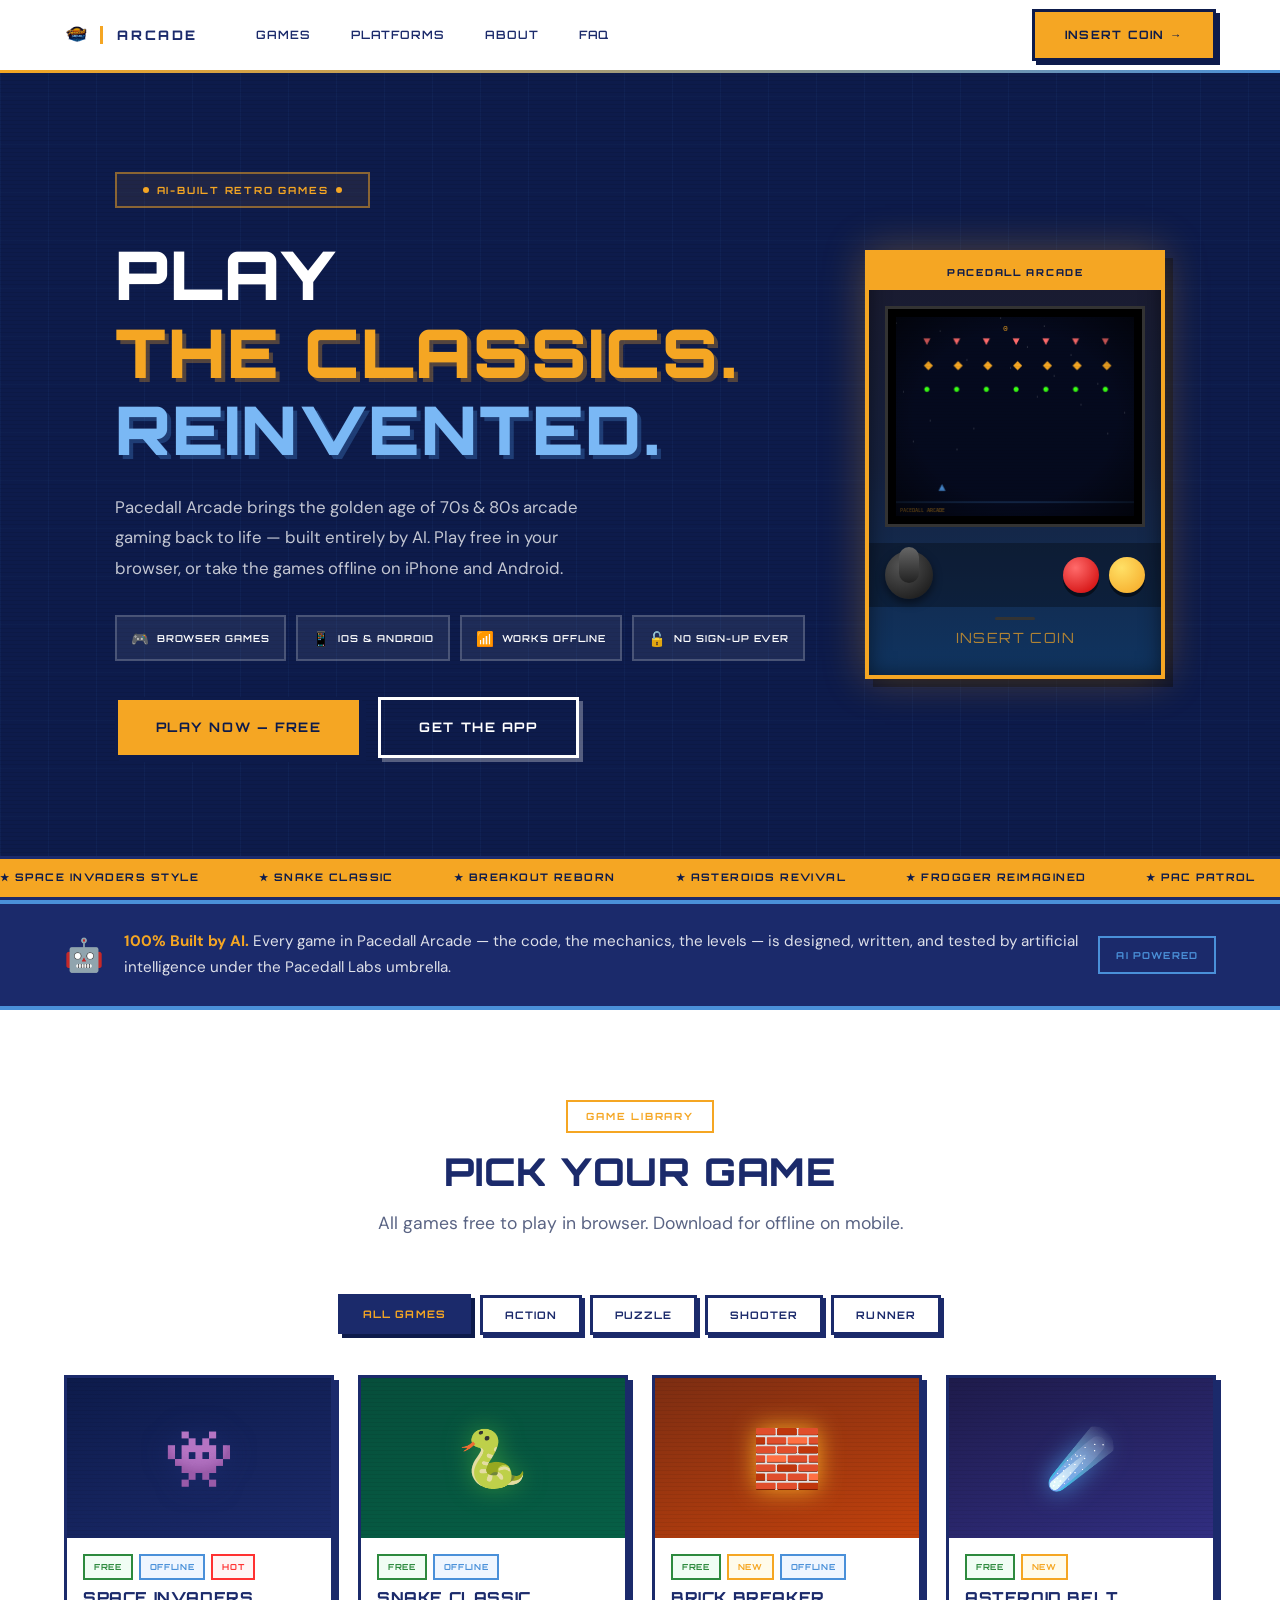
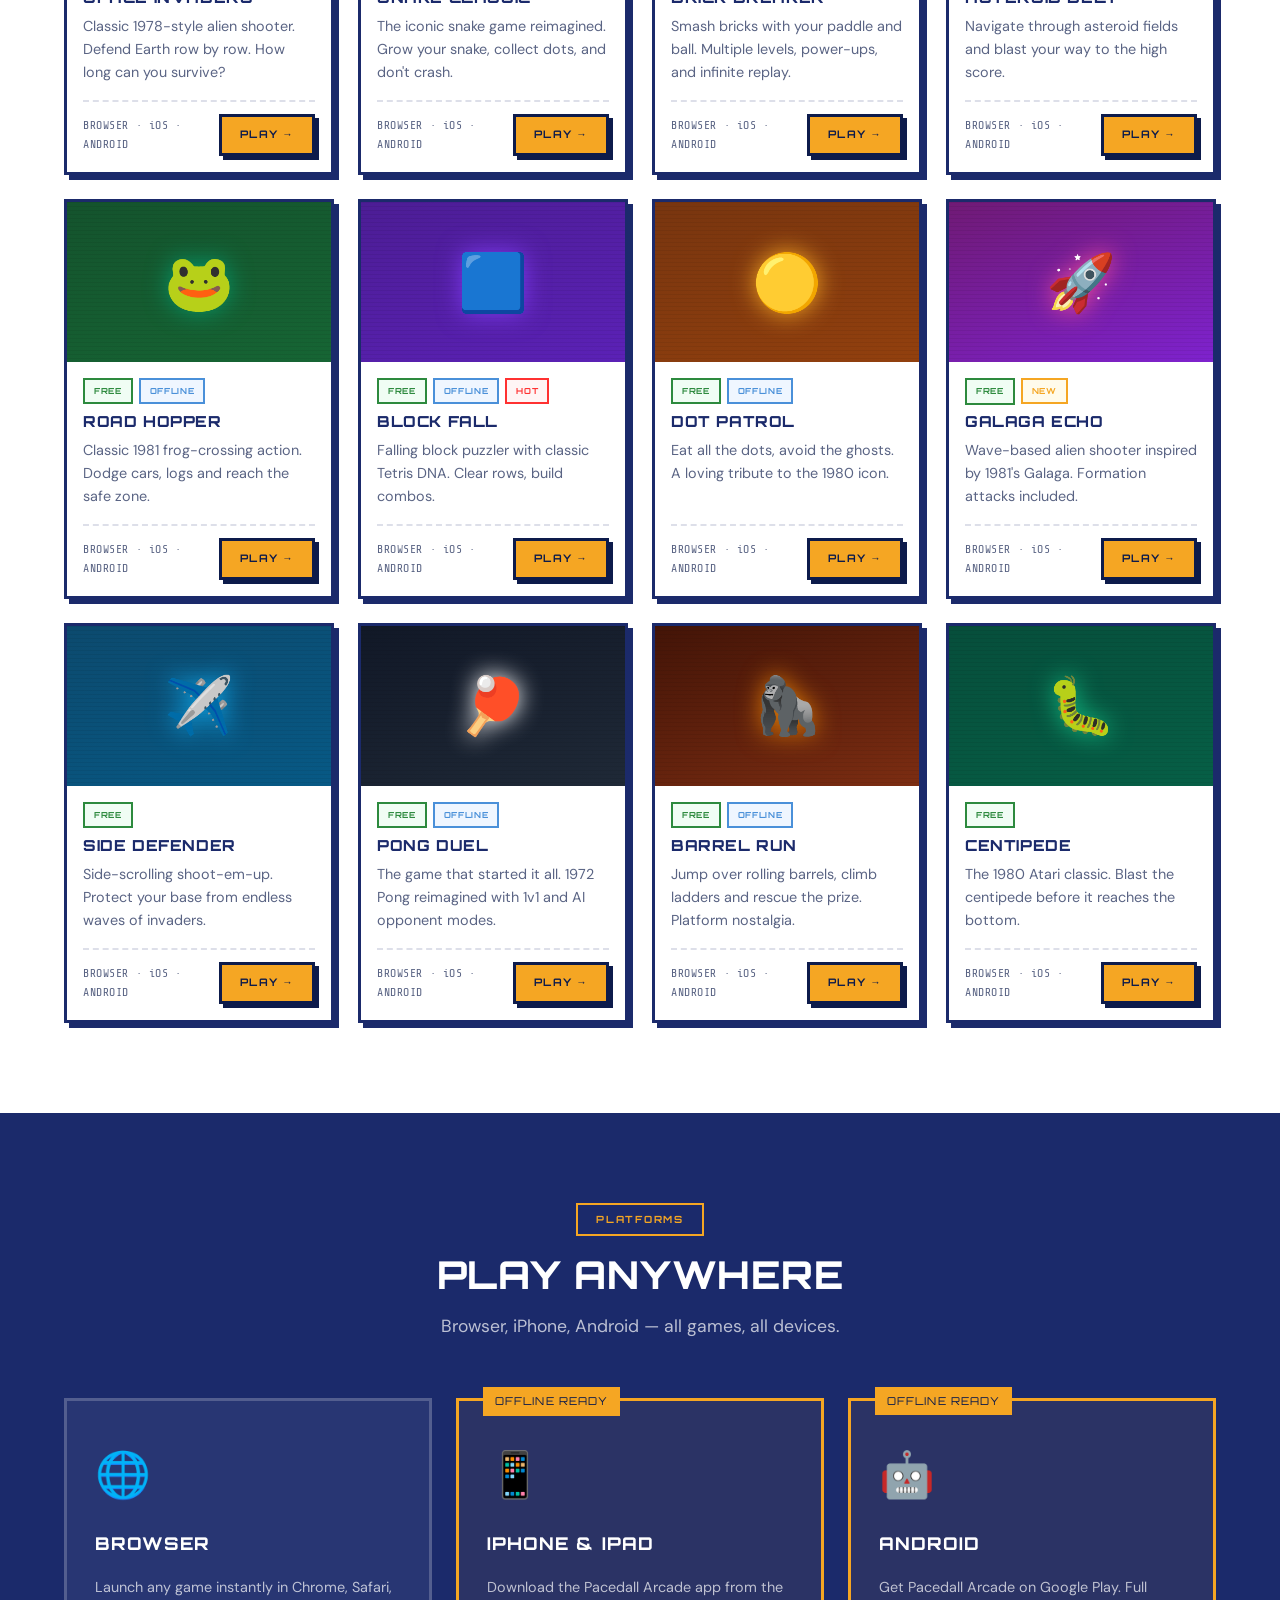
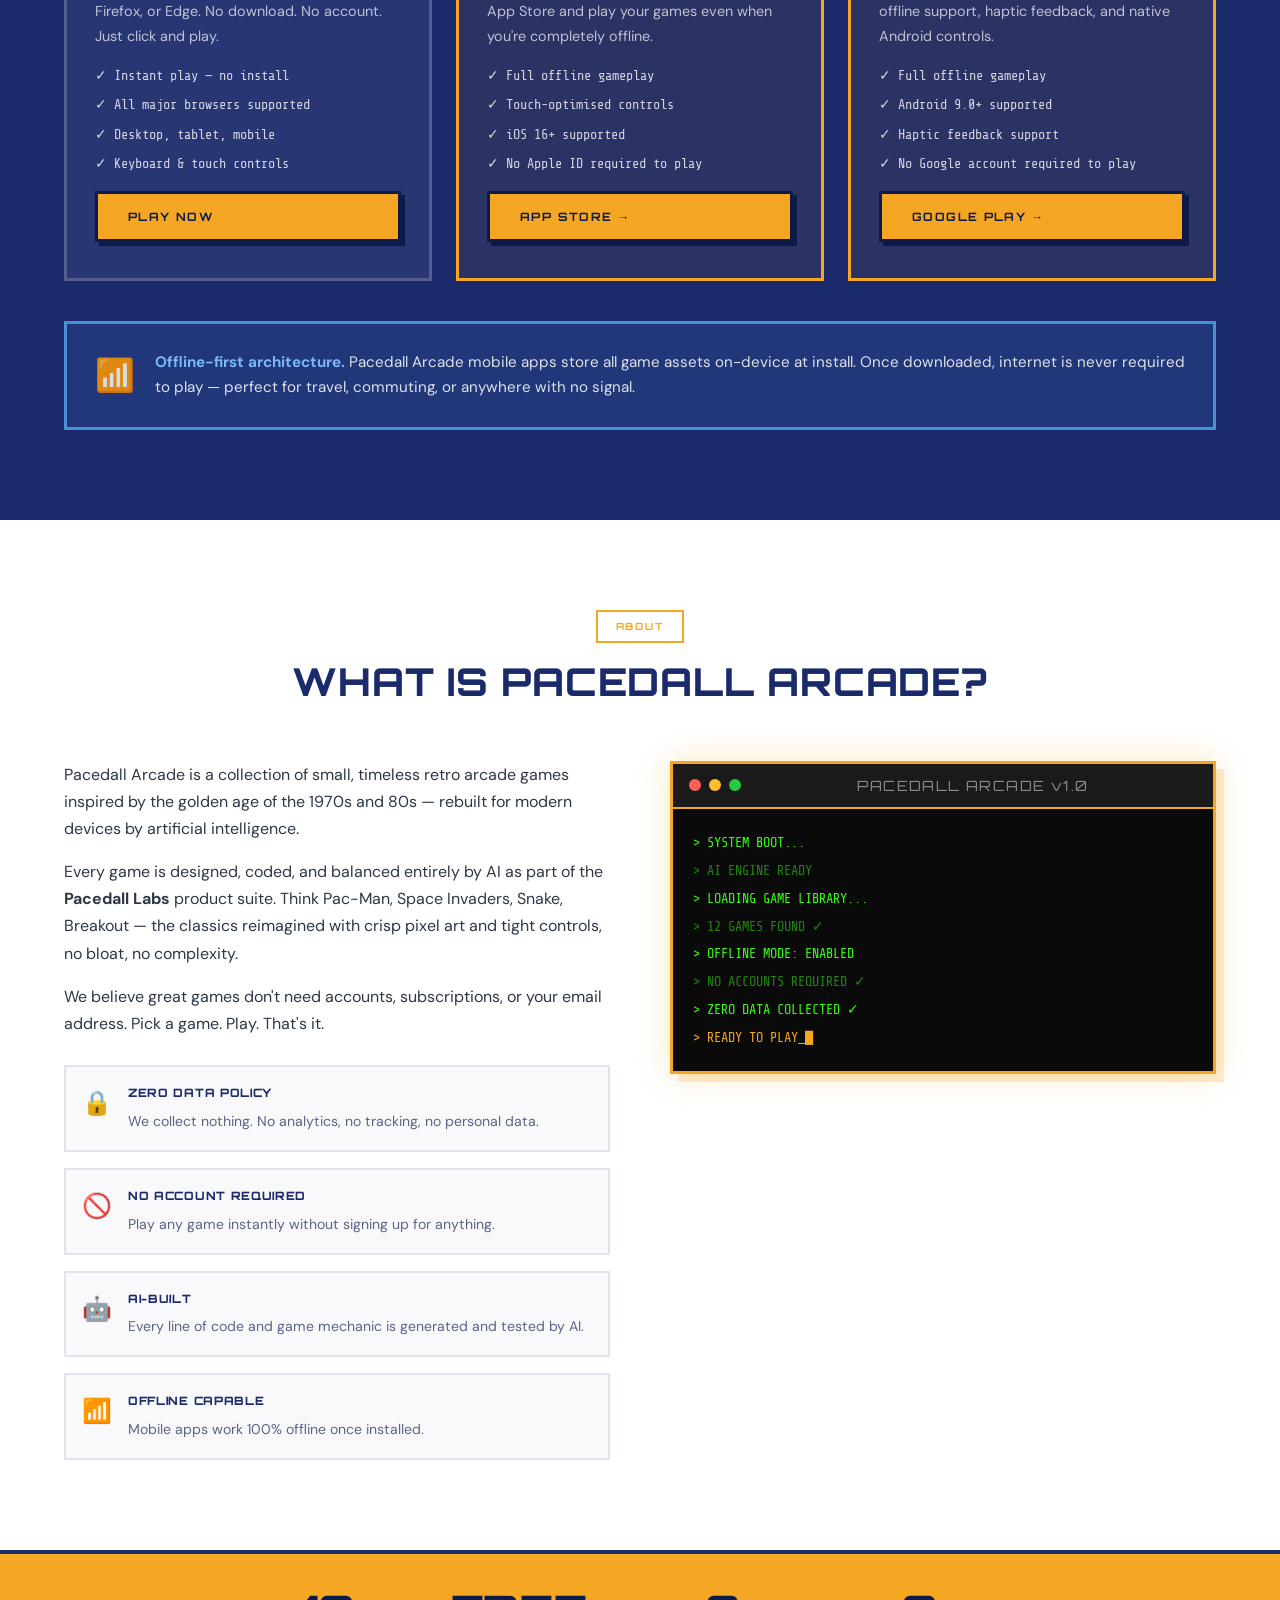
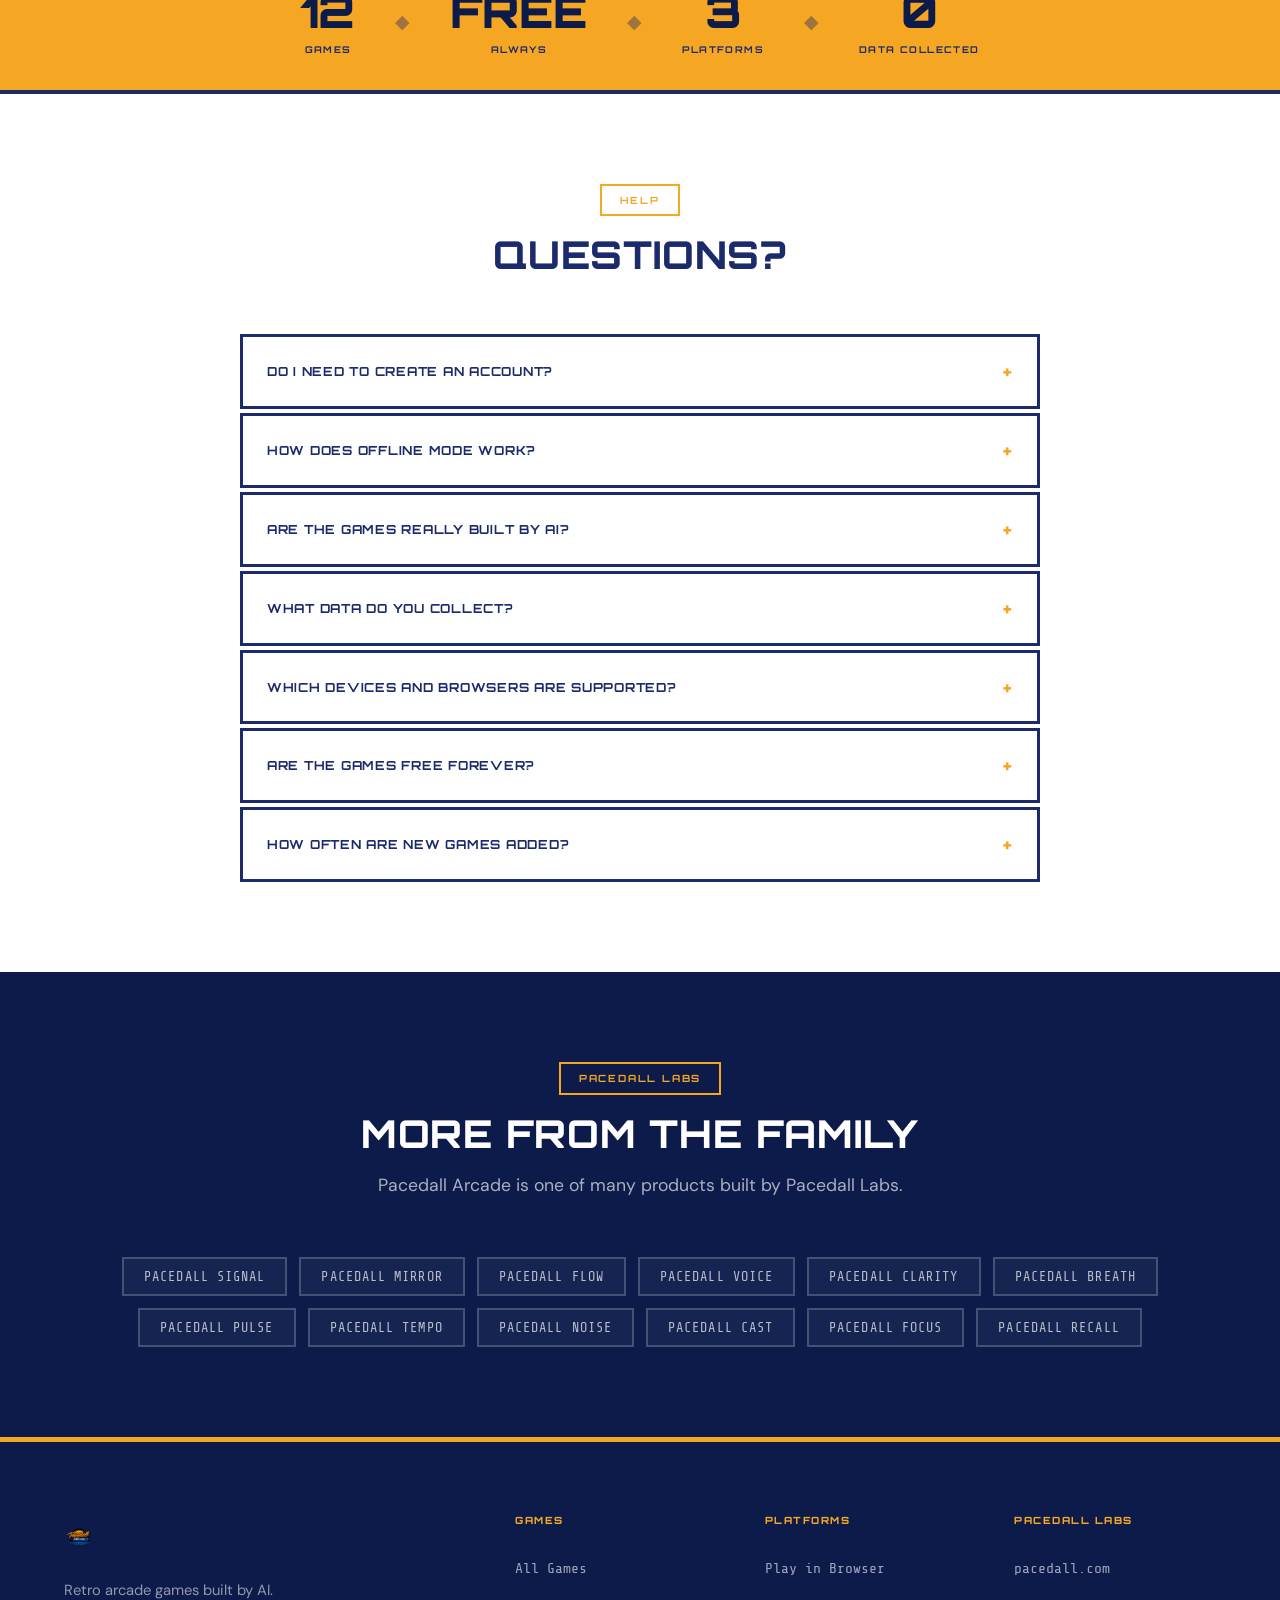
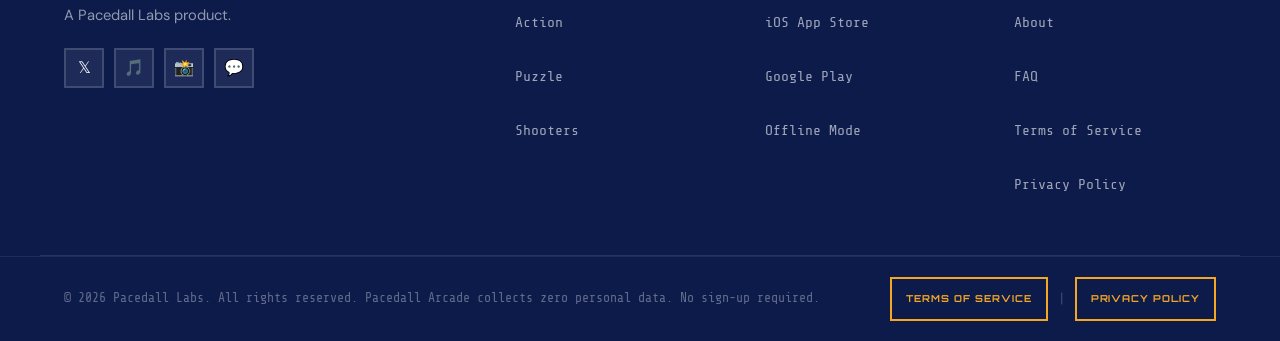
<file: index.html>
<!DOCTYPE html>
<html lang="en">
<head>
  <meta charset="UTF-8" />
  <meta name="viewport" content="width=device-width, initial-scale=1.0" />
  <meta name="description" content="Pacedall Arcade — Retro arcade games built by AI. Play free in your browser or download for iOS & Android. No sign-up. No data collected. Just play." />
  <title>Pacedall Arcade — Retro Games Built by AI</title>
  <link rel="preconnect" href="https://fonts.googleapis.com" />
  <link href="https://fonts.googleapis.com/css2?family=Orbitron:wght@400;600;700;800;900&family=DM+Sans:ital,opsz,wght@0,9..40,300;0,9..40,400;0,9..40,500;0,9..40,600;1,9..40,300&family=Share+Tech+Mono&display=swap" rel="stylesheet" />
  <link rel="stylesheet" href="styles.css" />
</head>
<body>

  <!-- ===== STICKY HEADER ===== -->
  <header class="header" id="header">
    <div class="header-inner">
      <a href="index.html" class="header-logo">
        <img src="images/logo.png" alt="Pacedall Arcade" />
        <span class="header-logo-text">ARCADE</span>
      </a>
      <nav class="header-nav" id="main-nav">
        <a href="#games">Games</a>
        <a href="#platforms">Platforms</a>
        <a href="#about">About</a>
        <a href="#faq">FAQ</a>
      </nav>
      <div class="header-actions">
        <a href="#platforms" class="btn btn-crt">INSERT COIN →</a>
      </div>
      <button class="hamburger" id="hamburger" aria-label="Open menu">
        <span></span><span></span><span></span>
      </button>
    </div>
    <div class="header-accent-bar"></div>
  </header>

  <!-- Mobile Nav Overlay -->
  <div class="mobile-nav" id="mobile-nav">
    <button class="mobile-nav-close" id="mobile-close" aria-label="Close menu">✕</button>
    <a href="#games" class="mobile-nav-link">Games</a>
    <a href="#platforms" class="mobile-nav-link">Platforms</a>
    <a href="#about" class="mobile-nav-link">About</a>
    <a href="#faq" class="mobile-nav-link">FAQ</a>
    <a href="#platforms" class="btn btn-crt" style="margin-top:24px;">INSERT COIN →</a>
  </div>

  <!-- ===== HERO ===== -->
  <section class="hero">
    <div class="hero-scanlines" aria-hidden="true"></div>
    <div class="hero-grid" aria-hidden="true"></div>
    <div class="hero-inner">

      <div class="hero-copy">
        <div class="hero-tag">
          <span class="pixel-dot"></span>
          AI-BUILT RETRO GAMES
          <span class="pixel-dot"></span>
        </div>
        <h1 class="hero-title">
          PLAY<br/>
          <span class="hero-title-line2">THE CLASSICS.</span><br/>
          <span class="hero-title-line3">REINVENTED.</span>
        </h1>
        <p class="hero-desc">
          Pacedall Arcade brings the golden age of 70s &amp; 80s arcade gaming back to life — built entirely by AI. Play free in your browser, or take the games offline on iPhone and Android.
        </p>
        <div class="hero-badges">
          <div class="hero-badge"><span class="badge-icon">🎮</span>Browser Games</div>
          <div class="hero-badge"><span class="badge-icon">📱</span>iOS &amp; Android</div>
          <div class="hero-badge"><span class="badge-icon">📶</span>Works Offline</div>
          <div class="hero-badge"><span class="badge-icon">🔓</span>No Sign-Up Ever</div>
        </div>
        <div class="hero-cta">
          <a href="#games" class="btn btn-crt btn-lg">PLAY NOW — FREE</a>
          <a href="#platforms" class="btn btn-ghost-retro btn-lg">GET THE APP</a>
        </div>
      </div>

      <div class="hero-cabinet" aria-hidden="true">
        <div class="cabinet-body">
          <div class="cabinet-marquee">
            <span>PACEDALL ARCADE</span>
          </div>
          <div class="cabinet-bezel">
            <div class="cabinet-screen">
              <canvas id="arcade-canvas" width="240" height="200"></canvas>
              <div class="screen-crt-overlay"></div>
            </div>
          </div>
          <div class="cabinet-controls">
            <div class="ctrl-joystick"><div class="ctrl-stick"></div></div>
            <div class="ctrl-buttons">
              <button class="ctrl-btn ctrl-red" aria-label="Fire"></button>
              <button class="ctrl-btn ctrl-yellow" aria-label="Jump"></button>
            </div>
          </div>
          <div class="cabinet-coin-slot">
            <div class="coin-slot-line"></div>
            <span>INSERT COIN</span>
          </div>
        </div>
      </div>

    </div>

    <!-- Scrolling marquee -->
    <div class="hero-marquee" aria-hidden="true">
      <div class="marquee-track">
        <span>★ SPACE INVADERS STYLE</span><span>★ SNAKE CLASSIC</span><span>★ BREAKOUT REBORN</span><span>★ ASTEROIDS REVIVAL</span><span>★ FROGGER REIMAGINED</span><span>★ PAC PATROL</span><span>★ GALAGA ECHO</span><span>★ TETRIS FLOW</span>
        <span>★ SPACE INVADERS STYLE</span><span>★ SNAKE CLASSIC</span><span>★ BREAKOUT REBORN</span><span>★ ASTEROIDS REVIVAL</span><span>★ FROGGER REIMAGINED</span><span>★ PAC PATROL</span><span>★ GALAGA ECHO</span><span>★ TETRIS FLOW</span>
      </div>
    </div>
  </section>

  <!-- ===== AI BUILT STRIP ===== -->
  <section class="ai-strip">
    <div class="ai-strip-inner">
      <div class="ai-strip-icon">🤖</div>
      <div class="ai-strip-text">
        <strong>100% Built by AI.</strong> Every game in Pacedall Arcade — the code, the mechanics, the levels — is designed, written, and tested by artificial intelligence under the Pacedall Labs umbrella.
      </div>
      <div class="ai-strip-badge">AI POWERED</div>
    </div>
  </section>

  <!-- ===== GAMES SECTION ===== -->
  <section class="section" id="games">
    <div class="section-inner">
      <div class="section-header">
        <div class="retro-label">GAME LIBRARY</div>
        <h2 class="section-title">PICK YOUR GAME</h2>
        <p class="section-sub">All games free to play in browser. Download for offline on mobile.</p>
      </div>

      <div class="filter-row">
        <button class="filter-pill active" data-cat="all">ALL GAMES</button>
        <button class="filter-pill" data-cat="action">ACTION</button>
        <button class="filter-pill" data-cat="puzzle">PUZZLE</button>
        <button class="filter-pill" data-cat="shooter">SHOOTER</button>
        <button class="filter-pill" data-cat="runner">RUNNER</button>
      </div>

      <div class="games-grid" id="games-grid">
        <!-- Populated by JS -->
      </div>
    </div>
  </section>

  <!-- ===== PLATFORMS ===== -->
  <section class="section section-dark" id="platforms">
    <div class="section-inner">
      <div class="section-header">
        <div class="retro-label">PLATFORMS</div>
        <h2 class="section-title">PLAY ANYWHERE</h2>
        <p class="section-sub" style="color:rgba(255,255,255,0.7)">Browser, iPhone, Android — all games, all devices.</p>
      </div>

      <div class="platforms-grid">
        <div class="platform-card">
          <div class="platform-icon">🌐</div>
          <h3 class="platform-name">Browser</h3>
          <p class="platform-desc">Launch any game instantly in Chrome, Safari, Firefox, or Edge. No download. No account. Just click and play.</p>
          <ul class="platform-features">
            <li>✓ Instant play — no install</li>
            <li>✓ All major browsers supported</li>
            <li>✓ Desktop, tablet, mobile</li>
            <li>✓ Keyboard &amp; touch controls</li>
          </ul>
          <a href="#games" class="btn btn-crt" style="margin-top:auto;">PLAY NOW</a>
        </div>
        <div class="platform-card platform-card--featured">
          <div class="platform-badge">OFFLINE READY</div>
          <div class="platform-icon">📱</div>
          <h3 class="platform-name">iPhone &amp; iPad</h3>
          <p class="platform-desc">Download the Pacedall Arcade app from the App Store and play your games even when you're completely offline.</p>
          <ul class="platform-features">
            <li>✓ Full offline gameplay</li>
            <li>✓ Touch-optimised controls</li>
            <li>✓ iOS 16+ supported</li>
            <li>✓ No Apple ID required to play</li>
          </ul>
          <a href="#" class="btn btn-crt" style="margin-top:auto;">APP STORE →</a>
        </div>
        <div class="platform-card platform-card--featured">
          <div class="platform-badge">OFFLINE READY</div>
          <div class="platform-icon">🤖</div>
          <h3 class="platform-name">Android</h3>
          <p class="platform-desc">Get Pacedall Arcade on Google Play. Full offline support, haptic feedback, and native Android controls.</p>
          <ul class="platform-features">
            <li>✓ Full offline gameplay</li>
            <li>✓ Android 9.0+ supported</li>
            <li>✓ Haptic feedback support</li>
            <li>✓ No Google account required to play</li>
          </ul>
          <a href="#" class="btn btn-crt" style="margin-top:auto;">GOOGLE PLAY →</a>
        </div>
      </div>

      <div class="offline-banner">
        <div class="offline-icon">📶</div>
        <div>
          <strong>Offline-first architecture.</strong> Pacedall Arcade mobile apps store all game assets on-device at install. Once downloaded, internet is never required to play — perfect for travel, commuting, or anywhere with no signal.
        </div>
      </div>
    </div>
  </section>

  <!-- ===== HOW IT WORKS ===== -->
  <section class="section" id="about">
    <div class="section-inner">
      <div class="section-header">
        <div class="retro-label">ABOUT</div>
        <h2 class="section-title">WHAT IS PACEDALL ARCADE?</h2>
      </div>
      <div class="about-grid">
        <div class="about-text">
          <p>Pacedall Arcade is a collection of small, timeless retro arcade games inspired by the golden age of the 1970s and 80s — rebuilt for modern devices by artificial intelligence.</p>
          <p>Every game is designed, coded, and balanced entirely by AI as part of the <strong>Pacedall Labs</strong> product suite. Think Pac-Man, Space Invaders, Snake, Breakout — the classics reimagined with crisp pixel art and tight controls, no bloat, no complexity.</p>
          <p>We believe great games don't need accounts, subscriptions, or your email address. Pick a game. Play. That's it.</p>
          <div class="about-principles">
            <div class="principle">
              <div class="principle-icon">🔒</div>
              <div>
                <strong>Zero Data Policy</strong>
                <span>We collect nothing. No analytics, no tracking, no personal data.</span>
              </div>
            </div>
            <div class="principle">
              <div class="principle-icon">🚫</div>
              <div>
                <strong>No Account Required</strong>
                <span>Play any game instantly without signing up for anything.</span>
              </div>
            </div>
            <div class="principle">
              <div class="principle-icon">🤖</div>
              <div>
                <strong>AI-Built</strong>
                <span>Every line of code and game mechanic is generated and tested by AI.</span>
              </div>
            </div>
            <div class="principle">
              <div class="principle-icon">📶</div>
              <div>
                <strong>Offline Capable</strong>
                <span>Mobile apps work 100% offline once installed.</span>
              </div>
            </div>
          </div>
        </div>
        <div class="about-visual">
          <div class="retro-terminal">
            <div class="terminal-bar">
              <span></span><span></span><span></span>
              <div class="terminal-title">PACEDALL ARCADE v1.0</div>
            </div>
            <div class="terminal-body" id="terminal-body">
              <div class="terminal-line">&gt; SYSTEM BOOT...</div>
              <div class="terminal-line terminal-dim">&gt; AI ENGINE READY</div>
              <div class="terminal-line">&gt; LOADING GAME LIBRARY...</div>
              <div class="terminal-line terminal-dim">&gt; 12 GAMES FOUND ✓</div>
              <div class="terminal-line">&gt; OFFLINE MODE: ENABLED</div>
              <div class="terminal-line terminal-dim">&gt; NO ACCOUNTS REQUIRED ✓</div>
              <div class="terminal-line">&gt; ZERO DATA COLLECTED ✓</div>
              <div class="terminal-line terminal-gold">&gt; READY TO PLAY_<span class="cursor">█</span></div>
            </div>
          </div>
        </div>
      </div>
    </div>
  </section>

  <!-- ===== GAME STATS ===== -->
  <section class="stats-strip">
    <div class="stats-inner">
      <div class="stat-item">
        <div class="stat-num" data-target="12">0</div>
        <div class="stat-label">GAMES</div>
      </div>
      <div class="stat-divider">◆</div>
      <div class="stat-item">
        <div class="stat-num">FREE</div>
        <div class="stat-label">ALWAYS</div>
      </div>
      <div class="stat-divider">◆</div>
      <div class="stat-item">
        <div class="stat-num">3</div>
        <div class="stat-label">PLATFORMS</div>
      </div>
      <div class="stat-divider">◆</div>
      <div class="stat-item">
        <div class="stat-num">0</div>
        <div class="stat-label">DATA COLLECTED</div>
      </div>
    </div>
  </section>

  <!-- ===== FAQ ===== -->
  <section class="section" id="faq">
    <div class="section-inner">
      <div class="section-header">
        <div class="retro-label">HELP</div>
        <h2 class="section-title">QUESTIONS?</h2>
      </div>
      <div class="faq-list" id="faq-list">
        <!-- Populated by JS -->
      </div>
    </div>
  </section>

  <!-- ===== PACEDALL FAMILY ===== -->
  <section class="section section-navy">
    <div class="section-inner">
      <div class="section-header">
        <div class="retro-label">PACEDALL LABS</div>
        <h2 class="section-title">MORE FROM THE FAMILY</h2>
        <p class="section-sub" style="color:rgba(255,255,255,0.65)">Pacedall Arcade is one of many products built by Pacedall Labs.</p>
      </div>
      <div class="products-row" id="products-row">
        <!-- Populated by JS -->
      </div>
    </div>
  </section>

  <!-- ===== FOOTER ===== -->
  <footer class="footer">
    <div class="footer-inner">
      <div class="footer-brand">
        <img src="images/logo.png" alt="Pacedall Arcade" class="footer-logo" />
        <p>Retro arcade games built by AI.<br/>A Pacedall Labs product.</p>
        <div class="footer-social">
          <a href="#" aria-label="Twitter / X">𝕏</a>
          <a href="#" aria-label="TikTok">🎵</a>
          <a href="#" aria-label="Instagram">📸</a>
          <a href="#" aria-label="Discord">💬</a>
        </div>
      </div>
      <div class="footer-col">
        <h4>GAMES</h4>
        <ul>
          <li><a href="#games">All Games</a></li>
          <li><a href="#games">Action</a></li>
          <li><a href="#games">Puzzle</a></li>
          <li><a href="#games">Shooters</a></li>
        </ul>
      </div>
      <div class="footer-col">
        <h4>PLATFORMS</h4>
        <ul>
          <li><a href="#platforms">Play in Browser</a></li>
          <li><a href="#">iOS App Store</a></li>
          <li><a href="#">Google Play</a></li>
          <li><a href="#platforms">Offline Mode</a></li>
        </ul>
      </div>
      <div class="footer-col">
        <h4>PACEDALL LABS</h4>
        <ul>
          <li><a href="https://pacedall.com" target="_blank" rel="noopener">pacedall.com</a></li>
          <li><a href="#about">About</a></li>
          <li><a href="#faq">FAQ</a></li>
          <li><a href="https://terms.pacedall.com" target="_blank" rel="noopener">Terms of Service</a></li>
          <li><a href="https://privacy.pacedall.com" target="_blank" rel="noopener">Privacy Policy</a></li>
        </ul>
      </div>
    </div>
    <div class="footer-legal">
      <div class="footer-legal-inner">
        <p>© 2026 Pacedall Labs. All rights reserved. Pacedall Arcade collects zero personal data. No sign-up required.</p>
        <div class="footer-legal-links">
          <a href="https://terms.pacedall.com" target="_blank" rel="noopener">Terms of Service</a>
          <span>|</span>
          <a href="https://privacy.pacedall.com" target="_blank" rel="noopener">Privacy Policy</a>
        </div>
      </div>
    </div>
  </footer>

  <!-- Back to Top -->
  <button class="back-to-top" id="back-to-top" aria-label="Back to top">▲</button>

  <script src="script.js"></script>
</body>
</html>
</file>
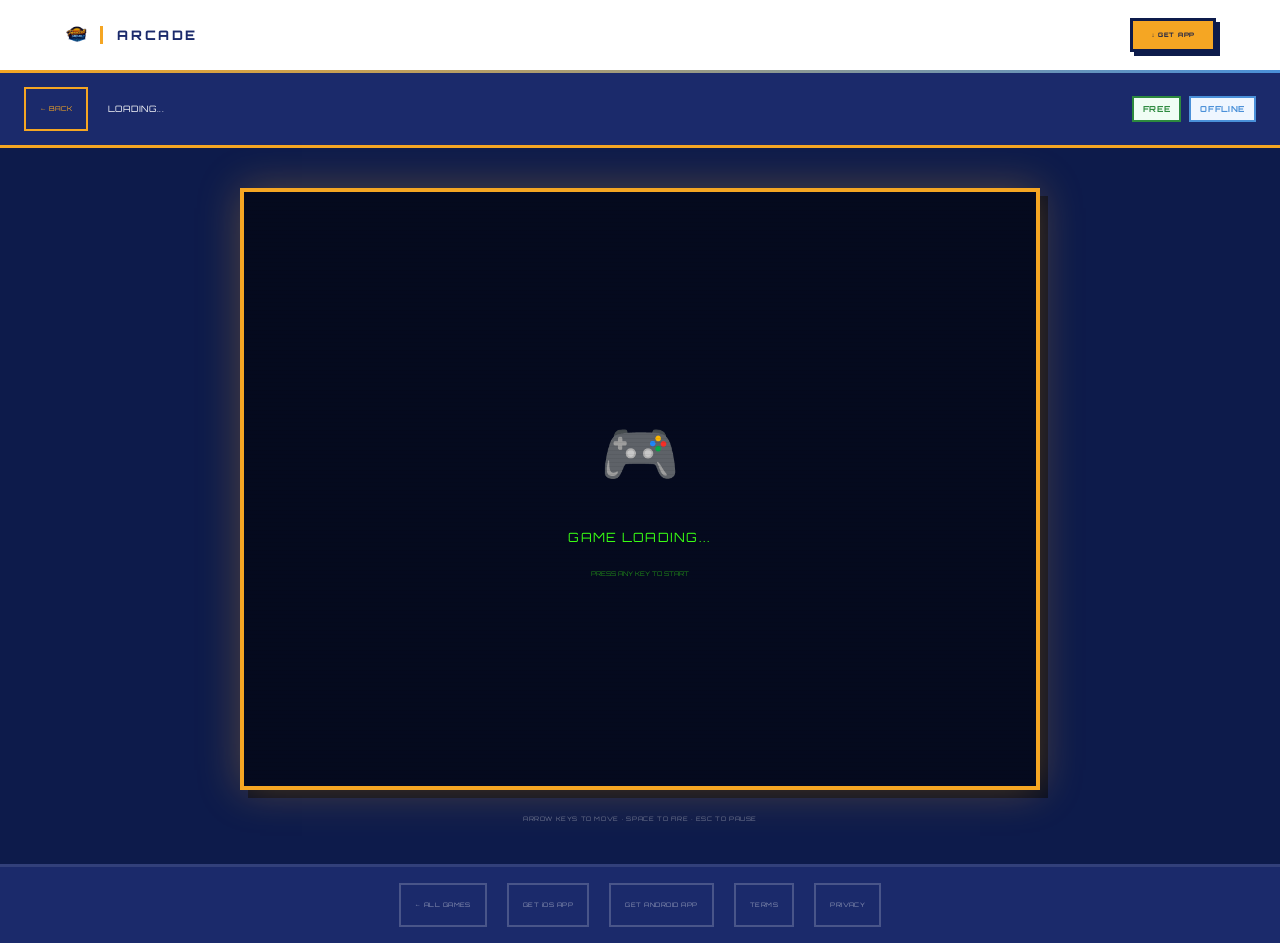
<file: game.html>
<!DOCTYPE html>
<html lang="en">
<head>
  <meta charset="UTF-8" />
  <meta name="viewport" content="width=device-width, initial-scale=1.0" />
  <title>Play — Pacedall Arcade</title>
  <link rel="preconnect" href="https://fonts.googleapis.com" />
  <link href="https://fonts.googleapis.com/css2?family=Orbitron:wght@400;600;700;800;900&family=DM+Sans:ital,opsz,wght@0,9..40,300;0,9..40,400;0,9..40,500;0,9..40,600;1,9..40,300&family=Share+Tech+Mono&display=swap" rel="stylesheet" />
  <link rel="stylesheet" href="styles.css" />
  <style>
    .game-page { min-height: 100vh; background: var(--navy-dark); padding-top: 73px; display: flex; flex-direction: column; }
    .game-topbar { background: var(--navy); border-bottom: 3px solid var(--gold); padding: 14px 24px; display: flex; align-items: center; gap: 20px; }
    .game-topbar-back { font-family: var(--font-display); font-size: 0.42rem; color: var(--gold); border: 2px solid var(--gold); padding: 8px 14px; transition: all 0.15s; min-height: 44px; display: flex; align-items: center; }
    .game-topbar-back:hover { background: var(--gold); color: var(--navy-dark); }
    .game-topbar-title { font-family: var(--font-display); font-size: 0.55rem; color: var(--white); letter-spacing: 0.08em; }
    .game-topbar-badges { display: flex; gap: 8px; margin-left: auto; }
    .game-viewport { flex: 1; display: flex; align-items: center; justify-content: center; flex-direction: column; padding: 40px 24px; gap: 24px; }
    .game-canvas-wrap { background: #000; border: 4px solid var(--gold); box-shadow: 0 0 40px rgba(245,166,35,0.3), 8px 8px 0 rgba(0,0,0,0.5); position: relative; max-width: 800px; width: 100%; }
    .game-canvas-wrap canvas { width: 100%; height: auto; display: block; }
    .game-crt { position: absolute; inset: 0; background: repeating-linear-gradient(0deg, transparent, transparent 3px, rgba(0,0,0,0.06) 3px, rgba(0,0,0,0.06) 4px); pointer-events: none; }
    .game-controls-hint { font-family: var(--font-display); font-size: 0.38rem; color: rgba(255,255,255,0.4); letter-spacing: 0.1em; text-align: center; }
    .game-footer-bar { background: var(--navy); border-top: 3px solid rgba(255,255,255,0.1); padding: 16px 24px; display: flex; align-items: center; justify-content: center; gap: 20px; flex-wrap: wrap; }
    .game-footer-bar a { font-family: var(--font-display); font-size: 0.38rem; color: rgba(255,255,255,0.5); letter-spacing: 0.08em; padding: 8px 14px; border: 2px solid rgba(255,255,255,0.2); min-height: 44px; display: flex; align-items: center; transition: all 0.15s; }
    .game-footer-bar a:hover { color: var(--gold); border-color: var(--gold); }
    .placeholder-screen { width: 100%; aspect-ratio: 4/3; display: flex; flex-direction: column; align-items: center; justify-content: center; gap: 20px; background: #050A1E; font-family: var(--font-display); color: var(--pixel-green); }
    .placeholder-title { font-size: 0.8rem; letter-spacing: 0.1em; animation: pixelBlink 1s step-end infinite; }
    .placeholder-sub { font-size: 0.4rem; color: rgba(57,255,20,0.5); }
    .placeholder-icon { font-size: 4rem; }
  </style>
</head>
<body>
  <header class="header" id="header">
    <div class="header-inner">
      <a href="index.html" class="header-logo">
        <img src="images/logo.png" alt="Pacedall Arcade" />
        <span class="header-logo-text">ARCADE</span>
      </a>
      <div class="header-actions" style="margin-left:auto;">
        <a href="#" class="btn btn-crt btn-sm" style="font-size:0.38rem;">↓ GET APP</a>
      </div>
    </div>
    <div class="header-accent-bar"></div>
  </header>

  <main class="game-page">
    <div class="game-topbar">
      <a href="index.html" class="game-topbar-back">← BACK</a>
      <span class="game-topbar-title" id="game-title">LOADING...</span>
      <div class="game-topbar-badges">
        <span class="game-badge badge-free">FREE</span>
        <span class="game-badge badge-offline">OFFLINE</span>
      </div>
    </div>

    <div class="game-viewport">
      <div class="game-canvas-wrap">
        <div class="placeholder-screen">
          <div class="placeholder-icon" id="game-icon">🎮</div>
          <div class="placeholder-title">GAME LOADING...</div>
          <div class="placeholder-sub">PRESS ANY KEY TO START</div>
        </div>
        <div class="game-crt"></div>
      </div>
      <p class="game-controls-hint" id="controls-hint">ARROW KEYS TO MOVE · SPACE TO FIRE · ESC TO PAUSE</p>
    </div>

    <div class="game-footer-bar">
      <a href="index.html#games">← ALL GAMES</a>
      <a href="index.html#platforms">GET iOS APP</a>
      <a href="index.html#platforms">GET ANDROID APP</a>
      <a href="https://terms.pacedall.com" target="_blank" rel="noopener">TERMS</a>
      <a href="https://privacy.pacedall.com" target="_blank" rel="noopener">PRIVACY</a>
    </div>
  </main>

  <script>
    // Read game ID from URL
    const params = new URLSearchParams(window.location.search);
    const gameId = params.get('id') || 'unknown';
    const GAMES = {
      'invaders': { name: 'SPACE INVADERS', icon: '👾', controls: 'ARROW KEYS TO MOVE · SPACE TO FIRE' },
      'snake':    { name: 'SNAKE CLASSIC',  icon: '🐍', controls: 'ARROW KEYS TO MOVE' },
      'breakout': { name: 'BRICK BREAKER',  icon: '🧱', controls: 'LEFT/RIGHT ARROWS TO MOVE PADDLE' },
      'asteroids':{ name: 'ASTEROID BELT',  icon: '☄️', controls: 'ARROWS TO ROTATE/THRUST · SPACE TO FIRE' },
      'frogger':  { name: 'ROAD HOPPER',    icon: '🐸', controls: 'ARROW KEYS TO MOVE' },
      'tetris':   { name: 'BLOCK FALL',     icon: '🟦', controls: 'ARROWS TO MOVE · UP TO ROTATE' },
      'pacman':   { name: 'DOT PATROL',     icon: '🟡', controls: 'ARROW KEYS TO MOVE' },
      'galaga':   { name: 'GALAGA ECHO',    icon: '🚀', controls: 'ARROW KEYS TO MOVE · SPACE TO FIRE' },
      'defender': { name: 'SIDE DEFENDER',  icon: '✈️', controls: 'ARROW KEYS TO MOVE · SPACE TO FIRE' },
      'pong':     { name: 'PONG DUEL',      icon: '🏓', controls: 'W/S TO MOVE PADDLE' },
      'donkey':   { name: 'BARREL RUN',     icon: '🦍', controls: 'ARROW KEYS TO MOVE · SPACE TO JUMP' },
      'centipede':{ name: 'CENTIPEDE',      icon: '🐛', controls: 'ARROWS TO MOVE · SPACE TO FIRE' }
    };
    const game = GAMES[gameId];
    if (game) {
      document.getElementById('game-title').textContent = game.name;
      document.getElementById('game-icon').textContent = game.icon;
      document.getElementById('controls-hint').textContent = game.controls;
      document.title = game.name + ' — Pacedall Arcade';
    }
    // Header scroll
    window.addEventListener('scroll', () => {
      document.getElementById('header').classList.toggle('scrolled', window.scrollY > 10);
    });
  </script>
</body>
</html>
</file>
<file: styles.css>
/* ============================================
   PACEDALL ARCADE v2 — styles.css
   Design: Retro 70s/80s arcade, white base
   Brand: Navy #1B2A6B | Gold #F5A623 | Sky #4A90D9
   ============================================ */

/* ---- CSS Variables ---- */
:root {
  --navy:       #1B2A6B;
  --navy-dark:  #0D1B4B;
  --gold:       #F5A623;
  --gold-light: #FFD166;
  --sky:        #4A90D9;
  --sky-light:  #7AB8F5;
  --white:      #FFFFFF;
  --off-white:  #F9F9FC;
  --pixel-green: #39FF14;
  --pixel-red:   #FF3131;

  --text-primary: #1B2A6B;
  --text-body:    #2D3748;
  --text-muted:   #5A6484;

  --gradient-arcade: linear-gradient(135deg, #F5A623 0%, #4A90D9 100%);
  --gradient-warm:   linear-gradient(135deg, #F5A623 0%, #FF6B35 100%);

  --shadow-glow-gold: 0 0 20px rgba(245,166,35,0.4);
  --shadow-glow-sky:  0 0 20px rgba(74,144,217,0.4);
  --shadow-card: 0 4px 24px rgba(27,42,107,0.10);
  --shadow-card-hover: 0 12px 40px rgba(27,42,107,0.18);

  --radius: 6px;
  --radius-lg: 10px;
  --font-display: 'Orbitron', sans-serif;
  --font-mono:    'Share Tech Mono', monospace;
  --font-body:    'DM Sans', sans-serif;
}

/* ---- Reset ---- */
*, *::before, *::after { box-sizing: border-box; margin: 0; padding: 0; }
html { scroll-behavior: smooth; font-size: 16px; }
body {
  font-family: var(--font-body);
  background: var(--white);
  color: var(--text-body);
  overflow-x: hidden;
  line-height: 1.7;
}
a { text-decoration: none; color: inherit; }
img { max-width: 100%; display: block; }
ul { list-style: none; }
button { font-family: inherit; cursor: pointer; }

/* ---- Buttons ---- */
.btn {
  display: inline-flex;
  align-items: center;
  gap: 8px;
  padding: 13px 30px;
  font-family: var(--font-display);
  font-size: 0.72rem;
  font-weight: 700;
  letter-spacing: 0.12em;
  cursor: pointer;
  border: none;
  transition: all 0.2s ease;
  white-space: nowrap;
  text-transform: uppercase;
}
.btn-crt {
  background: var(--gold);
  color: var(--navy-dark);
  border: 3px solid var(--navy-dark);
  box-shadow: 4px 4px 0 var(--navy-dark);
  text-transform: uppercase;
}
.btn-crt:hover {
  transform: translate(-2px, -2px);
  box-shadow: 6px 6px 0 var(--navy-dark);
  background: var(--gold-light);
}
.btn-crt:active {
  transform: translate(2px, 2px);
  box-shadow: 2px 2px 0 var(--navy-dark);
}
.btn-ghost-retro {
  background: transparent;
  color: var(--white);
  border: 3px solid var(--white);
  box-shadow: 4px 4px 0 rgba(255,255,255,0.3);
  text-transform: uppercase;
}
.btn-ghost-retro:hover {
  background: rgba(255,255,255,0.15);
  transform: translate(-2px, -2px);
  box-shadow: 6px 6px 0 rgba(255,255,255,0.3);
}
.btn-lg { padding: 16px 38px; font-size: 0.82rem; }
.btn-sm { padding: 9px 18px; font-size: 0.65rem; }

/* ---- Animated dots ---- */
.pixel-dot {
  display: inline-block;
  width: 6px; height: 6px;
  background: var(--gold);
  border-radius: 50%;
  margin: 0 8px;
  animation: smoothBlink 1.2s ease-in-out infinite;
}
@keyframes smoothBlink { 0%,100% { opacity: 1; } 50% { opacity: 0.2; } }
@keyframes pixelBlink { 0%,100% { opacity: 1; } 50% { opacity: 0.15; } }

/* ---- Section Wrappers ---- */
.section { padding: 90px 0; background: var(--white); }
.section-dark { background: var(--navy); }
.section-navy { background: var(--navy-dark); }
.section-inner { max-width: 1200px; margin: 0 auto; padding: 0 24px; }
.section-header { text-align: center; margin-bottom: 56px; }
.retro-label {
  display: inline-block;
  font-family: var(--font-display);
  font-size: 0.62rem;
  font-weight: 700;
  letter-spacing: 0.18em;
  color: var(--gold);
  margin-bottom: 14px;
  padding: 6px 18px;
  border: 2px solid var(--gold);
  text-transform: uppercase;
}
.section-title {
  font-family: var(--font-display);
  font-size: clamp(1.4rem, 3.5vw, 2.4rem);
  font-weight: 800;
  color: var(--navy);
  line-height: 1.25;
  margin-bottom: 14px;
  letter-spacing: 0.02em;
}
.section-dark .section-title,
.section-navy .section-title { color: var(--white); }
.section-sub { font-size: 1.1rem; color: var(--text-muted); }

/* ============================================
   HEADER
   ============================================ */
.header {
  position: fixed;
  top: 0; left: 0; right: 0;
  z-index: 200;
  background: var(--white);
  transition: box-shadow 0.2s;
}
.header.scrolled { box-shadow: 0 4px 24px rgba(27,42,107,0.15); }
.header-inner {
  max-width: 1200px;
  margin: 0 auto;
  padding: 0 24px;
  height: 70px;
  display: flex;
  align-items: center;
  gap: 24px;
}
.header-logo {
  display: flex;
  align-items: center;
  gap: 12px;
  flex-shrink: 0;
}
.header-logo img { height: 46px; width: auto; }
.header-logo-text {
  font-family: var(--font-display);
  font-size: 0.82rem;
  font-weight: 800;
  color: var(--navy);
  letter-spacing: 0.2em;
  border-left: 3px solid var(--gold);
  padding-left: 14px;
  line-height: 1.4;
  text-transform: uppercase;
}
.header-nav {
  display: flex;
  gap: 4px;
  margin-left: 16px;
}
.header-nav a {
  font-family: var(--font-display);
  font-size: 0.72rem;
  font-weight: 600;
  letter-spacing: 0.08em;
  color: var(--navy);
  padding: 8px 16px;
  border: 2px solid transparent;
  transition: all 0.15s;
  text-transform: uppercase;
}
.header-nav a:hover {
  color: var(--gold);
  border-color: var(--gold);
}
.header-actions { margin-left: auto; display: flex; align-items: center; gap: 12px; }
.header-accent-bar {
  height: 3px;
  background: var(--gradient-arcade);
}
.hamburger { display: none; flex-direction: column; gap: 5px; background: none; border: none; padding: 6px; }
.hamburger span { display: block; width: 26px; height: 3px; background: var(--navy); border-radius: 0; transition: 0.3s; }

/* Mobile nav */
.mobile-nav {
  position: fixed;
  inset: 0;
  background: var(--navy);
  z-index: 300;
  display: none;
  flex-direction: column;
  align-items: center;
  justify-content: center;
  gap: 20px;
}
.mobile-nav.open { display: flex; }
.mobile-nav-close {
  position: absolute;
  top: 20px; right: 24px;
  font-size: 1.8rem;
  color: var(--white);
  background: none;
  border: none;
}
.mobile-nav-link {
  font-family: var(--font-display);
  font-size: 1rem;
  font-weight: 700;
  color: var(--white);
  letter-spacing: 0.15em;
  padding: 14px 28px;
  border: 2px solid transparent;
  transition: all 0.15s;
  text-transform: uppercase;
}
.mobile-nav-link:hover { color: var(--gold); border-color: var(--gold); }

/* ============================================
   HERO
   ============================================ */
.hero {
  min-height: 100vh;
  background: var(--navy-dark);
  position: relative;
  overflow: hidden;
  display: flex;
  flex-direction: column;
  padding-top: 73px;
}
.hero-scanlines {
  position: absolute;
  inset: 0;
  background: repeating-linear-gradient(
    0deg,
    transparent,
    transparent 3px,
    rgba(0,0,0,0.07) 3px,
    rgba(0,0,0,0.07) 4px
  );
  pointer-events: none;
  z-index: 1;
}
.hero-grid {
  position: absolute;
  inset: 0;
  background-image:
    linear-gradient(rgba(74,144,217,0.06) 1px, transparent 1px),
    linear-gradient(90deg, rgba(74,144,217,0.06) 1px, transparent 1px);
  background-size: 48px 48px;
  pointer-events: none;
  z-index: 0;
}
.hero-inner {
  position: relative;
  z-index: 2;
  max-width: 1200px;
  margin: 0 auto;
  padding: 60px 24px;
  display: flex;
  align-items: center;
  gap: 60px;
  flex: 1;
}

/* ---- Hero Copy ---- */
.hero-copy { flex: 1; min-width: 0; }
.hero-tag {
  display: inline-flex;
  align-items: center;
  font-family: var(--font-display);
  font-size: 0.62rem;
  font-weight: 700;
  letter-spacing: 0.18em;
  color: var(--gold);
  margin-bottom: 28px;
  padding: 8px 18px;
  border: 2px solid rgba(245,166,35,0.5);
  background: rgba(245,166,35,0.08);
  text-transform: uppercase;
  animation: fadeUp 0.6s ease both;
}
.hero-title {
  font-family: var(--font-display);
  font-size: clamp(2.2rem, 6vw, 4.2rem);
  font-weight: 900;
  line-height: 1.15;
  color: var(--white);
  margin-bottom: 24px;
  animation: fadeUp 0.6s 0.1s ease both;
  letter-spacing: 0.03em;
}
.hero-title-line2 {
  color: var(--gold);
  text-shadow: 4px 4px 0 rgba(245,166,35,0.3);
}
.hero-title-line3 {
  color: var(--sky-light);
  text-shadow: 4px 4px 0 rgba(74,144,217,0.3);
}
.hero-desc {
  font-size: 1.05rem;
  color: rgba(255,255,255,0.75);
  max-width: 500px;
  margin-bottom: 32px;
  animation: fadeUp 0.6s 0.2s ease both;
  line-height: 1.8;
}
.hero-badges {
  display: flex;
  gap: 10px;
  flex-wrap: wrap;
  margin-bottom: 36px;
  animation: fadeUp 0.6s 0.3s ease both;
}
.hero-badge {
  display: inline-flex;
  align-items: center;
  gap: 7px;
  font-family: var(--font-display);
  font-size: 0.6rem;
  font-weight: 600;
  letter-spacing: 0.1em;
  color: var(--white);
  background: rgba(255,255,255,0.07);
  border: 2px solid rgba(255,255,255,0.2);
  padding: 9px 14px;
  text-transform: uppercase;
}
.badge-icon { font-size: 0.9rem; }
.hero-cta {
  display: flex;
  gap: 16px;
  flex-wrap: wrap;
  animation: fadeUp 0.6s 0.4s ease both;
}

/* ---- Arcade Cabinet ---- */
.hero-cabinet {
  flex-shrink: 0;
  animation: fadeUp 0.8s 0.2s ease both;
}
.cabinet-body {
  width: 300px;
  background: linear-gradient(180deg, #1a1a2e 0%, #16213e 50%, #0f3460 100%);
  border: 4px solid var(--gold);
  box-shadow:
    0 0 40px rgba(245,166,35,0.3),
    inset 0 0 20px rgba(0,0,0,0.5),
    8px 8px 0 rgba(0,0,0,0.4);
  padding: 16px;
  position: relative;
}
.cabinet-marquee {
  background: var(--gold);
  margin: -16px -16px 16px;
  padding: 10px;
  text-align: center;
  font-family: var(--font-display);
  font-size: 0.6rem;
  font-weight: 800;
  color: var(--navy-dark);
  letter-spacing: 0.18em;
  text-transform: uppercase;
  animation: marqueeGlow 2s ease-in-out infinite;
}
@keyframes marqueeGlow {
  0%, 100% { box-shadow: 0 0 10px rgba(245,166,35,0.5); }
  50% { box-shadow: 0 0 24px rgba(245,166,35,0.9); }
}
.cabinet-bezel {
  background: #000;
  border: 3px solid #333;
  padding: 8px;
  margin-bottom: 16px;
  position: relative;
}
.cabinet-screen { position: relative; }
.cabinet-screen canvas { display: block; width: 100%; height: auto; }
.screen-crt-overlay {
  position: absolute;
  inset: 0;
  background:
    radial-gradient(ellipse at center, transparent 60%, rgba(0,0,0,0.6) 100%),
    repeating-linear-gradient(0deg, transparent, transparent 2px, rgba(0,0,0,0.05) 2px, rgba(0,0,0,0.05) 3px);
  pointer-events: none;
}
.cabinet-controls {
  display: flex;
  align-items: center;
  justify-content: space-between;
  padding: 8px 16px;
  background: rgba(0,0,0,0.3);
  margin: 0 -16px;
}
.ctrl-joystick {
  width: 48px; height: 48px;
  border-radius: 50%;
  background: radial-gradient(circle at 35% 30%, #555, #111);
  display: flex; align-items: center; justify-content: center;
  box-shadow: 0 4px 8px rgba(0,0,0,0.5);
}
.ctrl-stick {
  width: 20px; height: 36px;
  background: linear-gradient(to bottom, #666, #222);
  border-radius: 10px;
  margin-top: -20px;
}
.ctrl-buttons { display: flex; gap: 10px; align-items: center; }
.ctrl-btn {
  width: 36px; height: 36px;
  border-radius: 50%;
  border: none;
  box-shadow: 0 4px 0 rgba(0,0,0,0.5);
  transition: transform 0.1s, box-shadow 0.1s;
}
.ctrl-btn:active { transform: translateY(3px); box-shadow: 0 1px 0 rgba(0,0,0,0.5); }
.ctrl-red { background: radial-gradient(circle at 35% 30%, #FF6B6B, #CC0000); }
.ctrl-yellow { background: radial-gradient(circle at 35% 30%, #FFE066, #F5A623); }
.cabinet-coin-slot {
  text-align: center;
  padding: 10px;
  font-family: var(--font-display);
  font-size: 0.88rem;
  color: rgba(245,166,35,0.7);
  letter-spacing: 0.1em;
  animation: pixelBlink 2s step-end infinite;
}
.coin-slot-line {
  width: 40px; height: 3px;
  background: #333;
  margin: 0 auto 6px;
  border-radius: 2px;
}

/* ---- Hero Marquee ---- */
.hero-marquee {
  position: relative;
  z-index: 2;
  background: var(--gold);
  padding: 10px 0;
  overflow: hidden;
  border-top: 3px solid var(--navy);
  border-bottom: 3px solid var(--navy);
}
.marquee-track {
  display: flex;
  gap: 60px;
  white-space: nowrap;
  animation: marqueeScroll 28s linear infinite;
  font-family: var(--font-display);
  font-size: 0.65rem;
  font-weight: 700;
  color: var(--navy-dark);
  letter-spacing: 0.14em;
  text-transform: uppercase;
}
.marquee-track span { flex-shrink: 0; }
@keyframes marqueeScroll { from { transform: translateX(0); } to { transform: translateX(-50%); } }

/* ============================================
   AI STRIP
   ============================================ */
.ai-strip {
  background: var(--navy);
  padding: 24px 0;
  border-top: 4px solid var(--sky);
  border-bottom: 4px solid var(--sky);
}
.ai-strip-inner {
  max-width: 1200px;
  margin: 0 auto;
  padding: 0 24px;
  display: flex;
  align-items: center;
  gap: 20px;
}
.ai-strip-icon { font-size: 2rem; flex-shrink: 0; }
.ai-strip-text {
  flex: 1;
  color: rgba(255,255,255,0.85);
  font-size: 0.95rem;
}
.ai-strip-text strong { color: var(--gold); }
.ai-strip-badge {
  flex-shrink: 0;
  font-family: var(--font-display);
  font-size: 0.6rem;
  font-weight: 700;
  color: var(--sky);
  border: 2px solid var(--sky);
  padding: 9px 16px;
  letter-spacing: 0.12em;
  text-transform: uppercase;
  animation: pixelBlink 2s step-end infinite;
}

/* ============================================
   GAMES GRID
   ============================================ */
.filter-row {
  display: flex;
  gap: 8px;
  flex-wrap: wrap;
  justify-content: center;
  margin-bottom: 40px;
}
.filter-pill {
  font-family: var(--font-display);
  font-size: 0.65rem;
  font-weight: 700;
  letter-spacing: 0.1em;
  padding: 10px 22px;
  background: var(--white);
  color: var(--navy);
  border: 3px solid var(--navy);
  box-shadow: 3px 3px 0 var(--navy);
  cursor: pointer;
  transition: all 0.15s;
  text-transform: uppercase;
}
.filter-pill:hover, .filter-pill.active {
  background: var(--navy);
  color: var(--gold);
  transform: translate(-1px, -1px);
  box-shadow: 4px 4px 0 var(--navy-dark);
}
.games-grid {
  display: grid;
  grid-template-columns: repeat(auto-fill, minmax(260px, 1fr));
  gap: 24px;
}
.game-card {
  background: var(--white);
  border: 3px solid var(--navy);
  box-shadow: 5px 5px 0 var(--navy);
  transition: all 0.2s;
  cursor: pointer;
  display: flex;
  flex-direction: column;
  overflow: hidden;
}
.game-card:hover {
  transform: translate(-3px, -3px);
  box-shadow: 8px 8px 0 var(--navy);
}
.game-screen {
  height: 160px;
  position: relative;
  overflow: hidden;
  display: flex;
  align-items: center;
  justify-content: center;
}
.game-screen-overlay {
  position: absolute;
  inset: 0;
  background: repeating-linear-gradient(
    0deg, transparent, transparent 3px,
    rgba(0,0,0,0.06) 3px, rgba(0,0,0,0.06) 4px
  );
  pointer-events: none;
}
.game-pixel-art {
  font-size: 3.5rem;
  position: relative;
  z-index: 1;
  filter: drop-shadow(0 0 12px currentColor);
}
.game-info { padding: 16px; flex: 1; display: flex; flex-direction: column; gap: 8px; }
.game-badges { display: flex; gap: 6px; flex-wrap: wrap; }
.game-badge {
  font-family: var(--font-display);
  font-size: 0.52rem;
  font-weight: 700;
  padding: 4px 9px;
  letter-spacing: 0.08em;
  text-transform: uppercase;
  border: 2px solid;
}
.badge-free { color: #2d8a3e; border-color: #2d8a3e; background: #f0fdf4; }
.badge-offline { color: var(--sky); border-color: var(--sky); background: #eff6ff; }
.badge-new { color: var(--gold); border-color: var(--gold); background: #fffbeb; }
.badge-hot { color: var(--pixel-red); border-color: var(--pixel-red); background: #fff5f5; }
.game-name {
  font-family: var(--font-display);
  font-size: 0.95rem;
  font-weight: 800;
  color: var(--navy);
  line-height: 1.25;
  letter-spacing: 0.04em;
  text-transform: uppercase;
}
.game-desc { font-size: 0.9rem; color: var(--text-muted); flex: 1; line-height: 1.6; }
.game-footer {
  display: flex;
  align-items: center;
  justify-content: space-between;
  margin-top: 8px;
  padding-top: 12px;
  border-top: 2px dashed rgba(27,42,107,0.15);
}
.game-platform {
  font-family: var(--font-mono);
  font-size: 0.72rem;
  color: var(--text-muted);
  letter-spacing: 0.05em;
}

/* ============================================
   PLATFORMS
   ============================================ */
.platforms-grid {
  display: grid;
  grid-template-columns: repeat(3, 1fr);
  gap: 24px;
  margin-bottom: 40px;
}
.platform-card {
  background: rgba(255,255,255,0.06);
  border: 3px solid rgba(255,255,255,0.2);
  padding: 36px 28px;
  display: flex;
  flex-direction: column;
  gap: 16px;
  position: relative;
  transition: all 0.2s;
}
.platform-card:hover {
  background: rgba(255,255,255,0.1);
  border-color: var(--gold);
  box-shadow: 6px 6px 0 var(--gold);
  transform: translate(-3px, -3px);
}
.platform-card--featured {
  border-color: var(--gold);
  background: rgba(245,166,35,0.07);
}
.platform-badge {
  position: absolute;
  top: -14px; left: 24px;
  font-family: var(--font-display);
  font-size: 0.68rem;
  background: var(--gold);
  color: var(--navy-dark);
  padding: 5px 12px;
  letter-spacing: 0.1em;
}
.platform-icon { font-size: 2.8rem; }
.platform-name {
  font-family: var(--font-display);
  font-size: 1.1rem;
  font-weight: 800;
  color: var(--white);
  letter-spacing: 0.06em;
  text-transform: uppercase;
}
.platform-desc { color: rgba(255,255,255,0.7); font-size: 0.9rem; }
.platform-features { display: flex; flex-direction: column; gap: 6px; flex: 1; }
.platform-features li {
  font-size: 0.88rem;
  color: rgba(255,255,255,0.8);
  font-family: var(--font-mono);
  font-size: 0.85rem;
}
.offline-banner {
  display: flex;
  align-items: center;
  gap: 20px;
  background: rgba(74,144,217,0.12);
  border: 3px solid var(--sky);
  padding: 24px 28px;
  color: rgba(255,255,255,0.85);
  font-size: 0.95rem;
}
.offline-icon { font-size: 2rem; flex-shrink: 0; }
.offline-banner strong { color: var(--sky-light); }

/* ============================================
   ABOUT
   ============================================ */
.about-grid {
  display: grid;
  grid-template-columns: 1fr 1fr;
  gap: 60px;
  align-items: start;
}
.about-text p {
  color: var(--text-body);
  font-size: 1rem;
  margin-bottom: 16px;
}
.about-principles {
  display: flex;
  flex-direction: column;
  gap: 16px;
  margin-top: 28px;
}
.principle {
  display: flex;
  align-items: flex-start;
  gap: 16px;
  padding: 16px;
  border: 2px solid rgba(27,42,107,0.1);
  background: var(--off-white);
  transition: border-color 0.2s;
}
.principle:hover { border-color: var(--gold); }
.principle-icon { font-size: 1.5rem; flex-shrink: 0; }
.principle strong {
  display: block;
  font-family: var(--font-display);
  font-size: 0.72rem;
  font-weight: 800;
  color: var(--navy);
  letter-spacing: 0.06em;
  margin-bottom: 4px;
  text-transform: uppercase;
}
.principle span { font-size: 0.88rem; color: var(--text-muted); }

/* ---- Terminal ---- */
.retro-terminal {
  background: #0a0a0a;
  border: 3px solid var(--gold);
  box-shadow: 0 0 30px rgba(245,166,35,0.3), 8px 8px 0 rgba(245,166,35,0.2);
  font-family: var(--font-mono);
  overflow: hidden;
}
.terminal-bar {
  background: #1a1a1a;
  padding: 10px 16px;
  display: flex;
  align-items: center;
  gap: 8px;
  border-bottom: 2px solid var(--gold);
}
.terminal-bar > span {
  width: 12px; height: 12px;
  border-radius: 50%;
  display: inline-block;
}
.terminal-bar > span:nth-child(1) { background: #FF5F57; }
.terminal-bar > span:nth-child(2) { background: #FEBC2E; }
.terminal-bar > span:nth-child(3) { background: #28C840; }
.terminal-title {
  font-family: var(--font-display);
  font-size: 0.88rem;
  color: rgba(255,255,255,0.5);
  letter-spacing: 0.1em;
  margin-left: auto;
  margin-right: auto;
}
.terminal-body { padding: 20px; }
.terminal-line {
  font-size: 0.85rem;
  color: var(--pixel-green);
  padding: 3px 0;
  line-height: 1.6;
  opacity: 0;
  animation: terminalType 0.3s ease forwards;
}
.terminal-dim { color: rgba(57,255,20,0.5); }
.terminal-gold { color: var(--gold); }
.terminal-line:nth-child(1) { animation-delay: 0.3s; }
.terminal-line:nth-child(2) { animation-delay: 0.7s; }
.terminal-line:nth-child(3) { animation-delay: 1.1s; }
.terminal-line:nth-child(4) { animation-delay: 1.5s; }
.terminal-line:nth-child(5) { animation-delay: 1.9s; }
.terminal-line:nth-child(6) { animation-delay: 2.3s; }
.terminal-line:nth-child(7) { animation-delay: 2.7s; }
.terminal-line:nth-child(8) { animation-delay: 3.1s; }
@keyframes terminalType { to { opacity: 1; } }
.cursor { animation: pixelBlink 0.7s step-end infinite; }

/* ============================================
   STATS STRIP
   ============================================ */
.stats-strip {
  background: var(--gold);
  padding: 0;
  border-top: 4px solid var(--navy);
  border-bottom: 4px solid var(--navy);
}
.stats-inner {
  max-width: 1200px;
  margin: 0 auto;
  padding: 32px 24px;
  display: flex;
  align-items: center;
  justify-content: center;
  gap: 40px;
  flex-wrap: wrap;
}
.stat-item { text-align: center; }
.stat-num {
  font-family: var(--font-display);
  font-size: clamp(1.6rem, 4vw, 2.8rem);
  font-weight: 900;
  color: var(--navy-dark);
  display: block;
  line-height: 1.15;
}
.stat-label {
  font-family: var(--font-display);
  font-size: 0.58rem;
  font-weight: 700;
  color: var(--navy);
  letter-spacing: 0.15em;
  margin-top: 4px;
  display: block;
  text-transform: uppercase;
}
.stat-divider {
  font-size: 1.2rem;
  color: var(--navy);
  opacity: 0.4;
}

/* ============================================
   FAQ
   ============================================ */
.faq-list {
  max-width: 800px;
  margin: 0 auto;
  display: flex;
  flex-direction: column;
  gap: 4px;
}
.faq-item {
  border: 3px solid var(--navy);
  background: var(--white);
  transition: all 0.2s;
}
.faq-item.open { box-shadow: 4px 4px 0 var(--navy); }
.faq-question {
  width: 100%;
  padding: 20px 24px;
  display: flex;
  align-items: center;
  justify-content: space-between;
  background: none;
  border: none;
  text-align: left;
  font-family: var(--font-display);
  font-size: 0.78rem;
  font-weight: 700;
  color: var(--navy);
  letter-spacing: 0.06em;
  line-height: 1.5;
  gap: 16px;
  cursor: pointer;
  transition: color 0.15s;
  text-transform: uppercase;
}
.faq-question:hover { color: var(--gold); }
.faq-toggle {
  font-size: 1.2rem;
  color: var(--gold);
  flex-shrink: 0;
  transition: transform 0.2s;
  font-family: var(--font-display);
}
.faq-item.open .faq-toggle { transform: rotate(45deg); }
.faq-answer {
  max-height: 0;
  overflow: hidden;
  transition: max-height 0.3s ease;
  font-size: 0.95rem;
  color: var(--text-body);
  padding: 0 24px;
  border-top: 0 solid rgba(27,42,107,0.1);
}
.faq-answer-inner { padding: 16px 0; }
.faq-item.open .faq-answer {
  max-height: 400px;
  border-top-width: 2px;
}

/* ============================================
   PACEDALL FAMILY / PRODUCTS
   ============================================ */
.products-row {
  display: flex;
  flex-wrap: wrap;
  gap: 12px;
  justify-content: center;
}
.product-chip {
  font-family: var(--font-mono);
  font-size: 0.85rem;
  color: rgba(255,255,255,0.7);
  padding: 10px 20px;
  border: 2px solid rgba(255,255,255,0.2);
  background: rgba(255,255,255,0.04);
  transition: all 0.15s;
  cursor: pointer;
  text-transform: uppercase;
  letter-spacing: 0.08em;
}
.product-chip:hover {
  color: var(--gold);
  border-color: var(--gold);
  background: rgba(245,166,35,0.08);
}
.product-chip.active-product {
  color: var(--gold);
  border-color: var(--gold);
  background: rgba(245,166,35,0.12);
}

/* ============================================
   FOOTER
   ============================================ */
.footer {
  background: var(--navy-dark);
  color: var(--white);
  padding: 70px 0 0;
  border-top: 5px solid var(--gold);
}
.footer-inner {
  max-width: 1200px;
  margin: 0 auto;
  padding: 0 24px;
  display: grid;
  grid-template-columns: 2fr 1fr 1fr 1fr;
  gap: 48px;
  padding-bottom: 48px;
  border-bottom: 1px solid rgba(255,255,255,0.1);
}
.footer-logo { height: 52px; margin-bottom: 14px; }
.footer-brand p { color: rgba(255,255,255,0.55); font-size: 0.92rem; line-height: 1.7; }
.footer-social { display: flex; gap: 10px; margin-top: 20px; }
.footer-social a {
  width: 40px; height: 40px;
  background: rgba(255,255,255,0.07);
  border: 2px solid rgba(255,255,255,0.15);
  display: flex; align-items: center; justify-content: center;
  font-size: 1rem;
  transition: all 0.15s;
}
.footer-social a:hover {
  background: var(--gold);
  border-color: var(--gold);
  color: var(--navy-dark);
}
.footer-col h4 {
  font-family: var(--font-display);
  font-size: 0.62rem;
  font-weight: 800;
  letter-spacing: 0.15em;
  color: var(--gold);
  margin-bottom: 18px;
  text-transform: uppercase;
}
.footer-col ul { display: flex; flex-direction: column; gap: 10px; }
.footer-col a {
  color: rgba(255,255,255,0.6);
  font-size: 0.92rem;
  font-family: var(--font-mono);
  transition: color 0.15s;
  padding: 4px 0;
  min-height: 44px;
  display: flex;
  align-items: center;
}
.footer-col a:hover { color: var(--gold); }
.footer-legal {
  border-top: 1px solid rgba(255,255,255,0.08);
  padding: 20px 0;
}
.footer-legal-inner {
  max-width: 1200px;
  margin: 0 auto;
  padding: 0 24px;
  display: flex;
  align-items: center;
  justify-content: space-between;
  flex-wrap: wrap;
  gap: 12px;
}
.footer-legal-inner p {
  color: rgba(255,255,255,0.35);
  font-size: 0.82rem;
  font-family: var(--font-mono);
}
.footer-legal-links {
  display: flex;
  align-items: center;
  gap: 12px;
  font-size: 0.9rem;
}
.footer-legal-links a {
  color: var(--gold);
  font-family: var(--font-display);
  font-size: 0.6rem;
  font-weight: 700;
  letter-spacing: 0.1em;
  padding: 9px 14px;
  border: 2px solid var(--gold);
  min-height: 44px;
  display: flex;
  align-items: center;
  transition: all 0.15s;
  text-transform: uppercase;
}
.footer-legal-links a:hover { background: var(--gold); color: var(--navy-dark); }
.footer-legal-links span { color: rgba(255,255,255,0.2); }

/* ============================================
   BACK TO TOP
   ============================================ */
.back-to-top {
  position: fixed;
  bottom: 32px; right: 32px;
  width: 52px; height: 52px;
  background: var(--gold);
  color: var(--navy-dark);
  border: 3px solid var(--navy-dark);
  box-shadow: 4px 4px 0 var(--navy-dark);
  font-family: var(--font-display);
  font-size: 0.7rem;
  cursor: pointer;
  display: none;
  align-items: center;
  justify-content: center;
  z-index: 100;
  transition: all 0.15s;
}
.back-to-top:hover {
  transform: translate(-2px, -2px);
  box-shadow: 6px 6px 0 var(--navy-dark);
}
.back-to-top.visible { display: flex; }

/* ============================================
   ANIMATIONS
   ============================================ */
@keyframes fadeUp {
  from { opacity: 0; transform: translateY(24px); }
  to { opacity: 1; transform: translateY(0); }
}

/* ============================================
   RESPONSIVE
   ============================================ */
@media (max-width: 1024px) {
  .hero-inner { flex-direction: column; align-items: center; text-align: center; padding-top: 48px; }
  .hero-copy { order: 2; }
  .hero-cabinet { order: 1; }
  .hero-badges { justify-content: center; }
  .hero-cta { justify-content: center; }
  .platforms-grid { grid-template-columns: 1fr; max-width: 500px; margin: 0 auto 40px; }
  .about-grid { grid-template-columns: 1fr; }
  .footer-inner { grid-template-columns: 1fr 1fr; }
}
@media (max-width: 768px) {
  .header-nav, .header-actions { display: none; }
  .hamburger { display: flex; margin-left: auto; }
  .cabinet-body { width: 260px; }
  .stats-inner { gap: 24px; }
  .footer-inner { grid-template-columns: 1fr; gap: 32px; }
  .footer-legal-inner { flex-direction: column; text-align: center; }
  .section { padding: 60px 0; }
}
@media (max-width: 480px) {
  .hero-title { font-size: 1rem; }
  .cabinet-body { width: 230px; }
  .games-grid { grid-template-columns: 1fr; }
  .footer-legal-links { flex-direction: column; }
}
</file>
